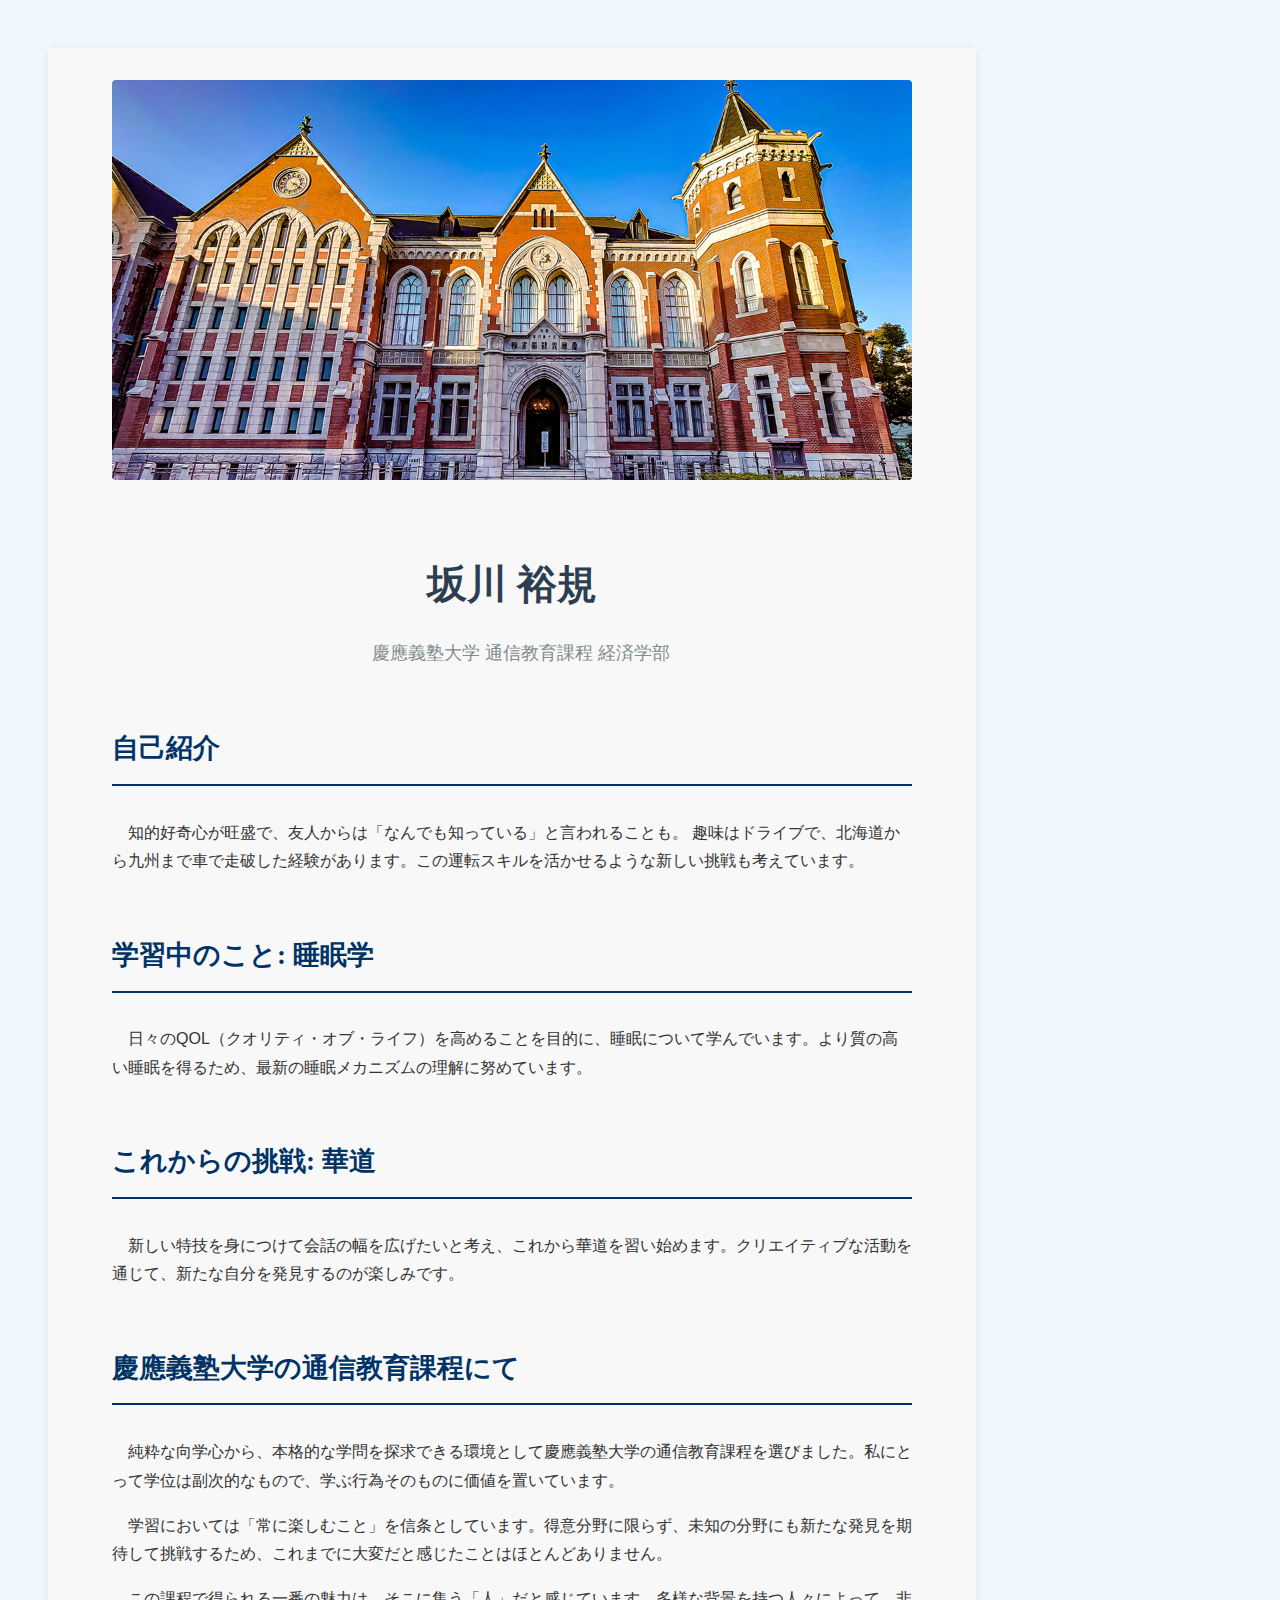
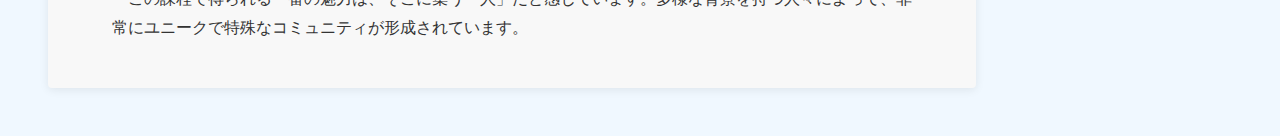
<file: index.html>
<!DOCTYPE html>
<html lang="ja">
<head>
    <meta charset="UTF-8">
    <meta name="viewport" content="width=device-width, initial-scale=1.0">
    <title>坂川 裕規の自己紹介</title>
    <link rel="stylesheet" href="style.css">
</head>
<body>
    <div class="container">
        <img src="library.png" alt="図書館のイメージ" class="header-image">
        <h1>坂川 裕規</h1>
        <p class="subtitle">慶應義塾大学 通信教育課程 経済学部</p>

        <h2>自己紹介</h2>
        <p>
            知的好奇心が旺盛で、友人からは「なんでも知っている」と言われることも。
            趣味はドライブで、北海道から九州まで車で走破した経験があります。この運転スキルを活かせるような新しい挑戦も考えています。
        </p>

        <h2>学習中のこと: 睡眠学</h2>
        <p>
            日々のQOL（クオリティ・オブ・ライフ）を高めることを目的に、睡眠について学んでいます。より質の高い睡眠を得るため、最新の睡眠メカニズムの理解に努めています。
        </p>

        <h2>これからの挑戦: 華道</h2>
        <p>
            新しい特技を身につけて会話の幅を広げたいと考え、これから華道を習い始めます。クリエイティブな活動を通じて、新たな自分を発見するのが楽しみです。
        </p>

        <h2>慶應義塾大学の通信教育課程にて</h2>
        <p>
            純粋な向学心から、本格的な学問を探求できる環境として慶應義塾大学の通信教育課程を選びました。私にとって学位は副次的なもので、学ぶ行為そのものに価値を置いています。
        </p>
        <p>
            学習においては「常に楽しむこと」を信条としています。得意分野に限らず、未知の分野にも新たな発見を期待して挑戦するため、これまでに大変だと感じたことはほとんどありません。
        </p>
        <p>
            この課程で得られる一番の魅力は、そこに集う「人」だと感じています。多様な背景を持つ人々によって、非常にユニークで特殊なコミュニティが形成されています。
        </p>
    </div>
    <script src="script.js"></script>
</body>
</html>
</file>
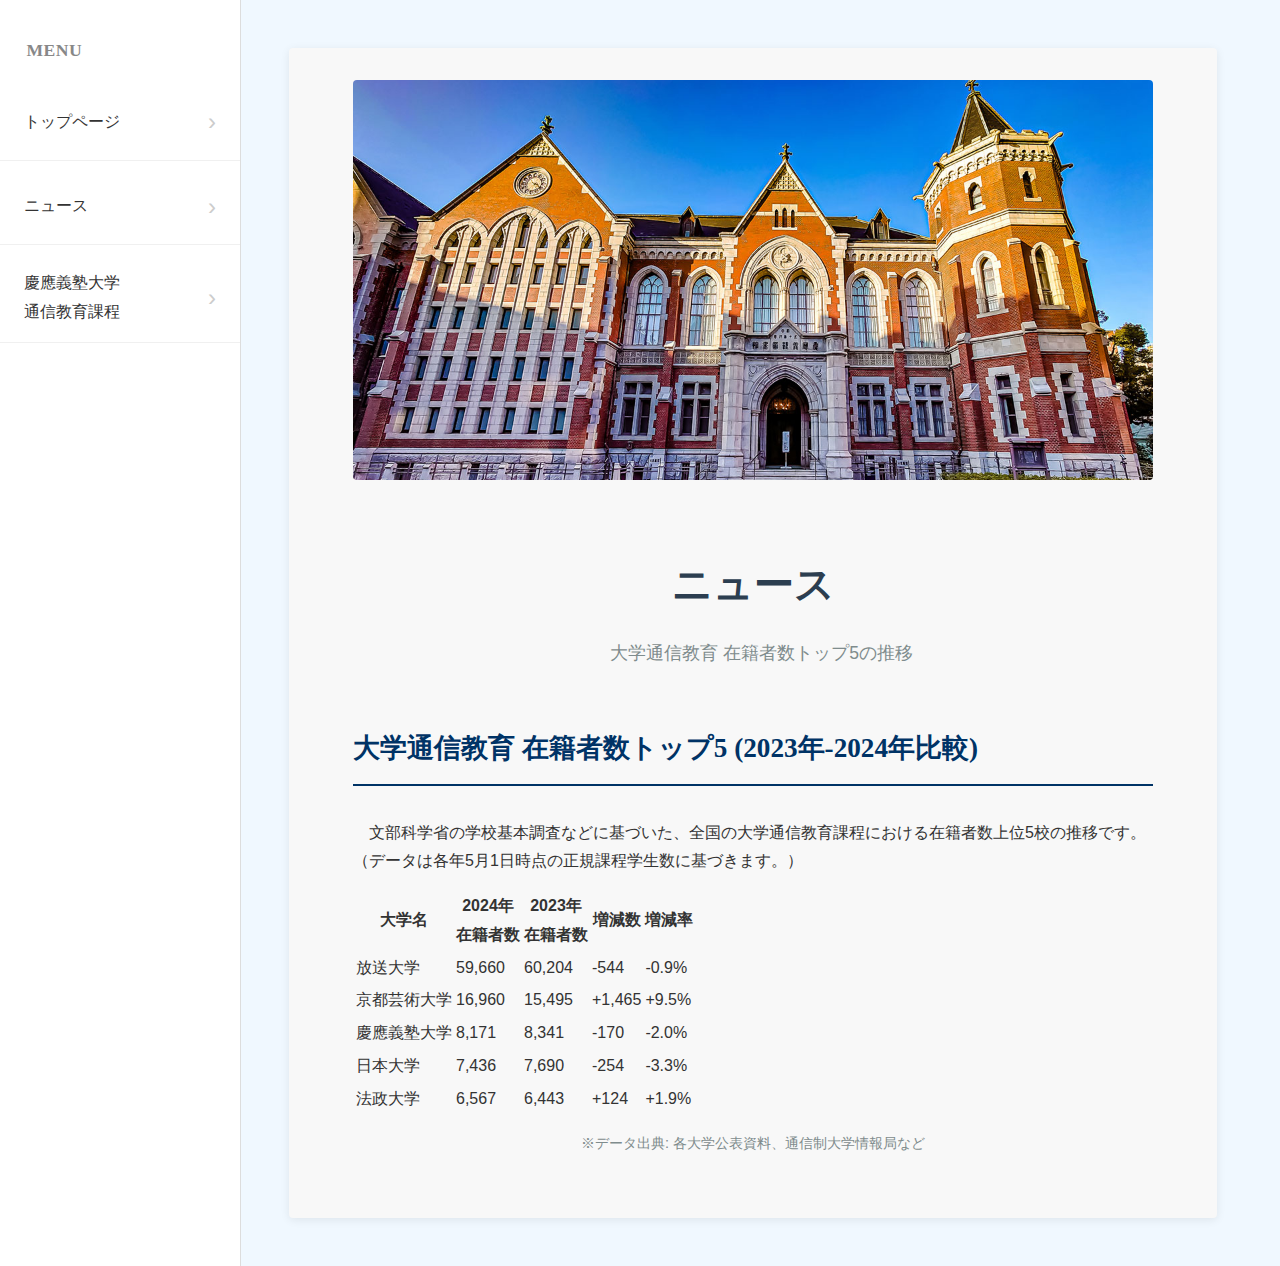
<file: news.html>
<!DOCTYPE html>
<html lang="ja">
<head>
    <meta charset="UTF-8">
    <meta name="viewport" content="width=device-width, initial-scale=1.0">
    <title>大学通信教育 在籍者数</title>
    <link rel="stylesheet" href="style.css">
</head>
<body>

  <div class="page-wrapper">

    <aside class="sidebar">
      <h2>Menu</h2>
      <nav>
        <ul>
          <li><a href="index.html">トップページ</a></li>
          <li><a href="news.html">ニュース</a></li>
          <li><a href="https://www.tsushin.keio.ac.jp/" target="_blank" rel="noopener noreferrer">慶應義塾大学<br>通信教育課程</a></li>
        </ul>
      </nav>
    </aside>

    <main class="main-content">
      <div class="container">
        <img src="library.png" alt="図書館のイメージ" class="header-image">
        <h1>ニュース</h1>
        <p class="subtitle">大学通信教育 在籍者数トップ5の推移</p>

        <h2>大学通信教育 在籍者数トップ5 (2023年-2024年比較)</h2>
        <p>
            文部科学省の学校基本調査などに基づいた、全国の大学通信教育課程における在籍者数上位5校の推移です。
            （データは各年5月1日時点の正規課程学生数に基づきます。）
        </p>
        <table>
            <thead>
                <tr>
                    <th>大学名</th>
                    <th>2024年<br>在籍者数</th>
                    <th>2023年<br>在籍者数</th>
                    <th>増減数</th>
                    <th>増減率</th>
                </tr>
            </thead>
            <tbody>
                <tr>
                    <td>放送大学</td>
                    <td>59,660</td>
                    <td>60,204</td>
                    <td>-544</td>
                    <td>-0.9%</td>
                </tr>
                <tr>
                    <td>京都芸術大学</td>
                    <td>16,960</td>
                    <td>15,495</td>
                    <td>+1,465</td>
                    <td>+9.5%</td>
                </tr>
                <tr>
                    <td>慶應義塾大学</td>
                    <td>8,171</td>
                    <td>8,341</td>
                    <td>-170</td>
                    <td>-2.0%</td>
                </tr>
                <tr>
                    <td>日本大学</td>
                    <td>7,436</td>
                    <td>7,690</td>
                    <td>-254</td>
                    <td>-3.3%</td>
                </tr>
                <tr>
                    <td>法政大学</td>
                    <td>6,567</td>
                    <td>6,443</td>
                    <td>+124</td>
                    <td>+1.9%</td>
                </tr>
            </tbody>
        </table>
        <p class="note">
            ※データ出典: 各大学公表資料、通信制大学情報局など
        </p>
      </div>
    </main>

  </div>

  <script src="script.js"></script>
</body>
</html>
</file>
<file: style.css>
body {
    background-color: #f0f8ff; /* 淡いブルー系の背景色 */
    color: #333;
    font-family: "Helvetica Neue", Arial, "Hiragino Kaku Gothic ProN", "Hiragino Sans", Meiryo, sans-serif;
    line-height: 1.8;
    margin: 0;
}

/* --- Layout --- */
.page-wrapper {
  display: flex;
}

.sidebar {
  width: 240px;
  flex-shrink: 0; /* サイドバーの幅を固定 */
  background-color: #fff;
  border-right: 1px solid #ddd;
  font-family: -apple-system, BlinkMacSystemFont, "Segoe UI", Roboto, Helvetica, Arial, sans-serif;
}

.sidebar h2 {
  font-size: 1.1em;
  font-weight: 600;
  letter-spacing: 0.5px;
  padding: 2em 1.5em 1em;
  margin: 0;
  color: #888;
  text-transform: uppercase;
  border-bottom: none;
}

.sidebar nav ul {
  list-style: none;
  padding: 0;
  margin: 0;
}

.sidebar nav a {
  display: flex;
  align-items: center;
  padding: 1em 1.5em;
  text-decoration: none;
  color: #333;
  font-weight: 500;
  border-bottom: 1px solid #f0f0f0;
  transition: background-color 0.2s, color 0.2s;
}

.sidebar nav a:hover {
  background-color: #e0e6ed; /* ホバー時に薄いグレーブルーに */
  color: #003366; /* 文字色を濃いブルーに */
}

.sidebar nav a::after {
  content: '›';
  margin-left: auto;
  font-size: 1.5em;
  color: #ccc;
  transition: transform 0.2s, color 0.2s;
}

.sidebar nav a:hover::after {
  transform: translateX(5px);
  color: #003366; /* アイコンの色も濃いブルーに */
}

.main-content {
  flex-grow: 1;
}

/* --- Original Content Styles --- */
.container {
    max-width: 800px;
    margin: 3em; /* メインコンテンツ内での余白 */
    padding: 2em 4em;
    background-color: #f8f8f8; /* 本文の背景を薄いグレーに */
    border-radius: 4px;
    box-shadow: 0 2px 10px rgba(0,0,0,0.08);
    position: relative;
    z-index: 1;
}

.header-image {
    width: 100%;
    height: auto;
    max-height: 400px;
    object-fit: cover;
    border-radius: 4px;
    margin-bottom: 2em;
}

h1 {
    font-family: 'Times New Roman', "游明朝", "Yu Mincho", serif;
    text-align: center;
    font-size: 2.5em;
    color: #2c3e50;
    margin-bottom: 0.2em;
}

.subtitle {
    text-align: center;
    font-size: 1.1em;
    color: #7f8c8d;
    margin-bottom: 3em;
}

h2 {
    font-family: 'Times New Roman', "游明朝", "Yu Mincho", serif;
    font-size: 1.7em;
    color: #003366;
    border-bottom: 2px solid #003366;
    padding-bottom: 0.4em;
    margin-top: 2em;
    margin-bottom: 1.2em;
}

p {
    text-indent: 1em;
    margin-bottom: 0.8em;
}

/* --- Sparkle Effect --- */
.sparkle {
  position: absolute;
  pointer-events: none;
  width: 8px;
  height: 8px;
  background: gold;
  border-radius: 50%;
  animation: sparkle-anim 0.7s forwards;
  z-index: 9999;
}

@keyframes sparkle-anim {
  0% {
    opacity: 1;
    transform: scale(1.2) translate(0, 0);
  }
  100% {
    opacity: 0;
    transform: scale(0.5) translate(30px, -30px);
  }
}

/* --- Responsive Styles --- */
@media (max-width: 768px) {
    .page-wrapper {
        flex-direction: column;
    }

    .sidebar {
        width: 100%;
        border-right: none;
        border-bottom: 1px solid #ddd;
    }
    
    .sidebar h2, .sidebar nav ul {
        padding-left: 1.5em;
        padding-right: 1.5em;
    }

    .container {
        margin: 0;
        padding: 2em 1.5em;
        border-radius: 0;
        box-shadow: none;
        max-width: 100%;
    }

    .header-image {
        max-height: 250px;
    }

    h1 {
        font-size: 2em;
    }

    .subtitle {
        font-size: 1em;
        margin-bottom: 2em;
    }

    h2 {
        font-size: 1.4em;
    }

    p {
        text-indent: 0;
    }
}

/* --- New Styles for Academic Layout --- */
.note {
    font-size: 0.9em;
    color: #7f8c8d;
    text-align: center;
    margin-bottom: 2em;
    text-indent: 0; /* 字下げをなくす */
}

h3 {
    font-family: 'Times New Roman', "游明朝", "Yu Mincho", serif;
    font-size: 1.2em;
    color: #003366;
    margin-top: 1.5em;
    margin-bottom: 0.8em;
    border-bottom: 1px solid #eee; /* 細い下線 */
    padding-bottom: 0.3em;
}

ul {
    list-style: disc; /* 黒丸 */
    margin-left: 2em;
    margin-bottom: 1em;
}

ul li {
    margin-bottom: 0.5em;
}

/* --- Scroll-in Animation --- */
.fade-in-section {
  opacity: 0;
  transform: translateY(20px);
  transition: opacity 0.6s ease-out, transform 0.6s ease-out;
  will-change: opacity, transform; /* パフォーマンス最適化 */
}

.fade-in-section.is-visible {
  opacity: 1;
  transform: translateY(0);
}
</file>
